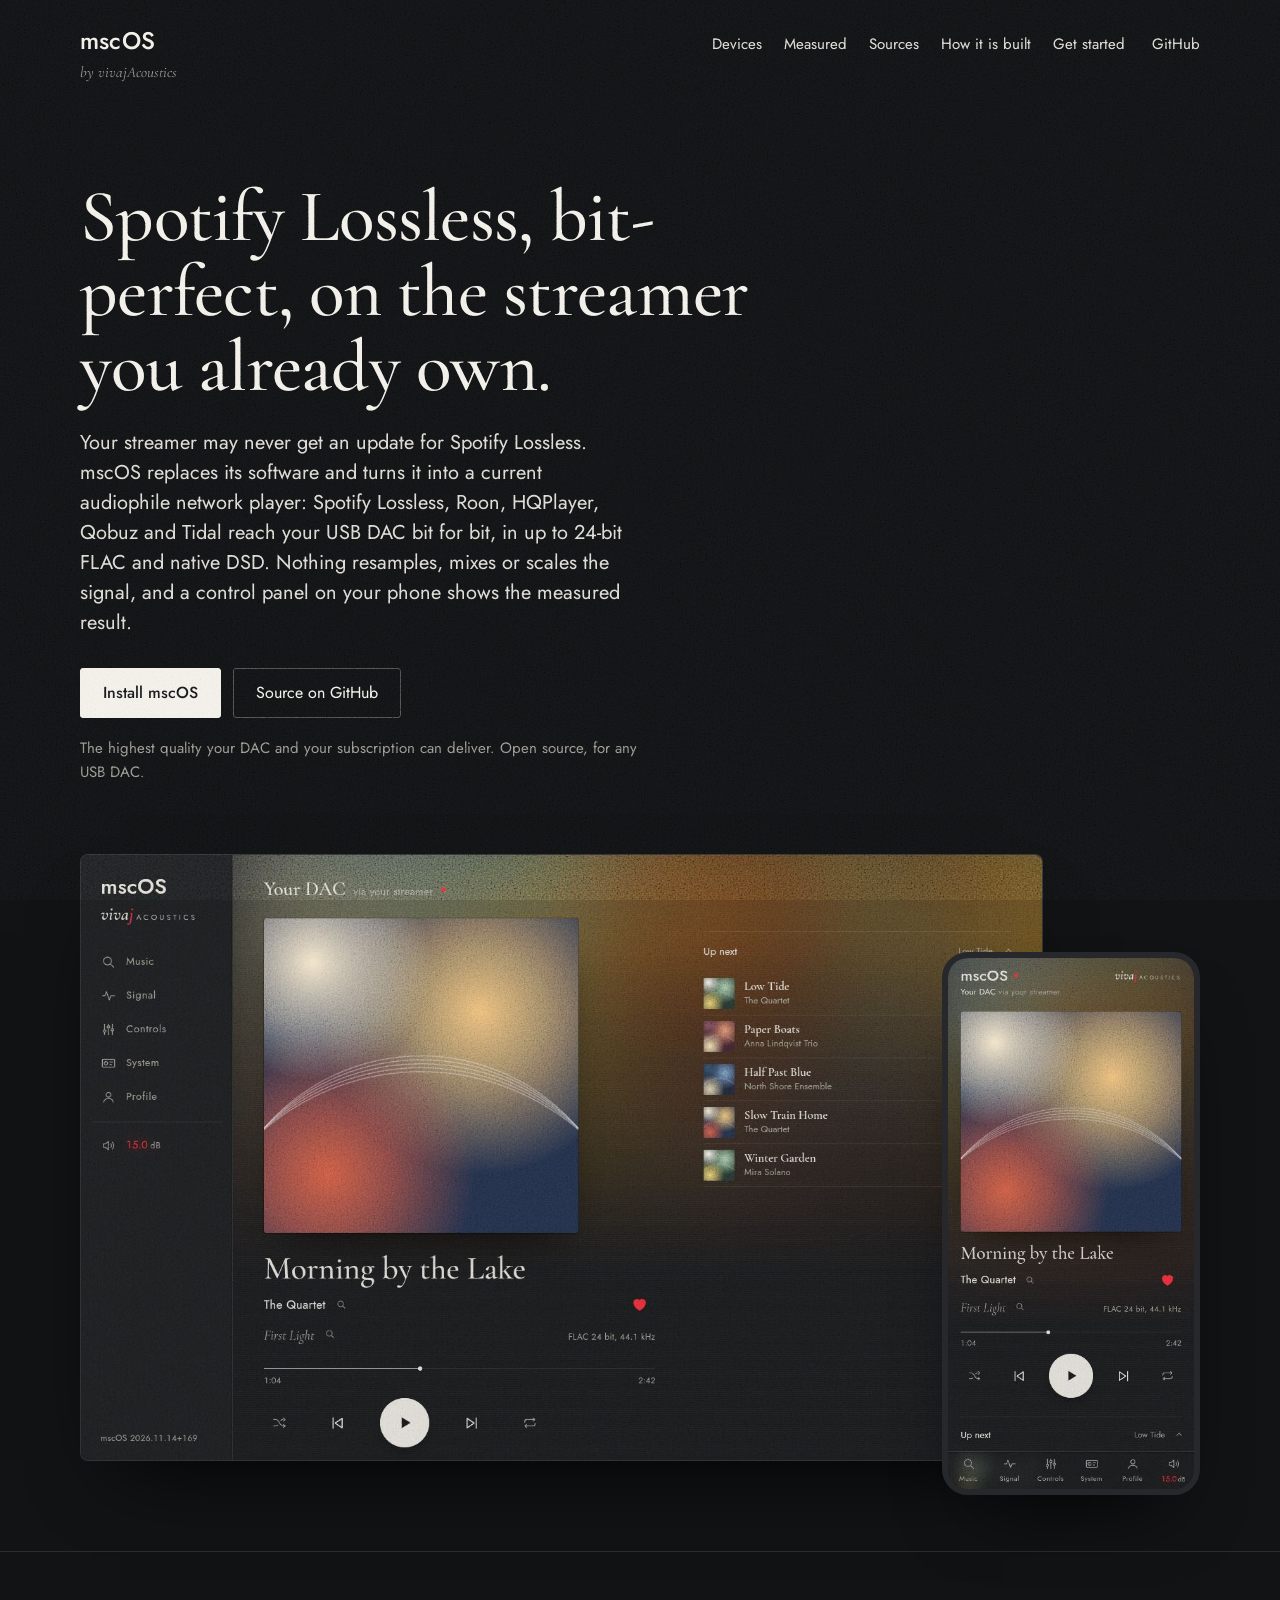
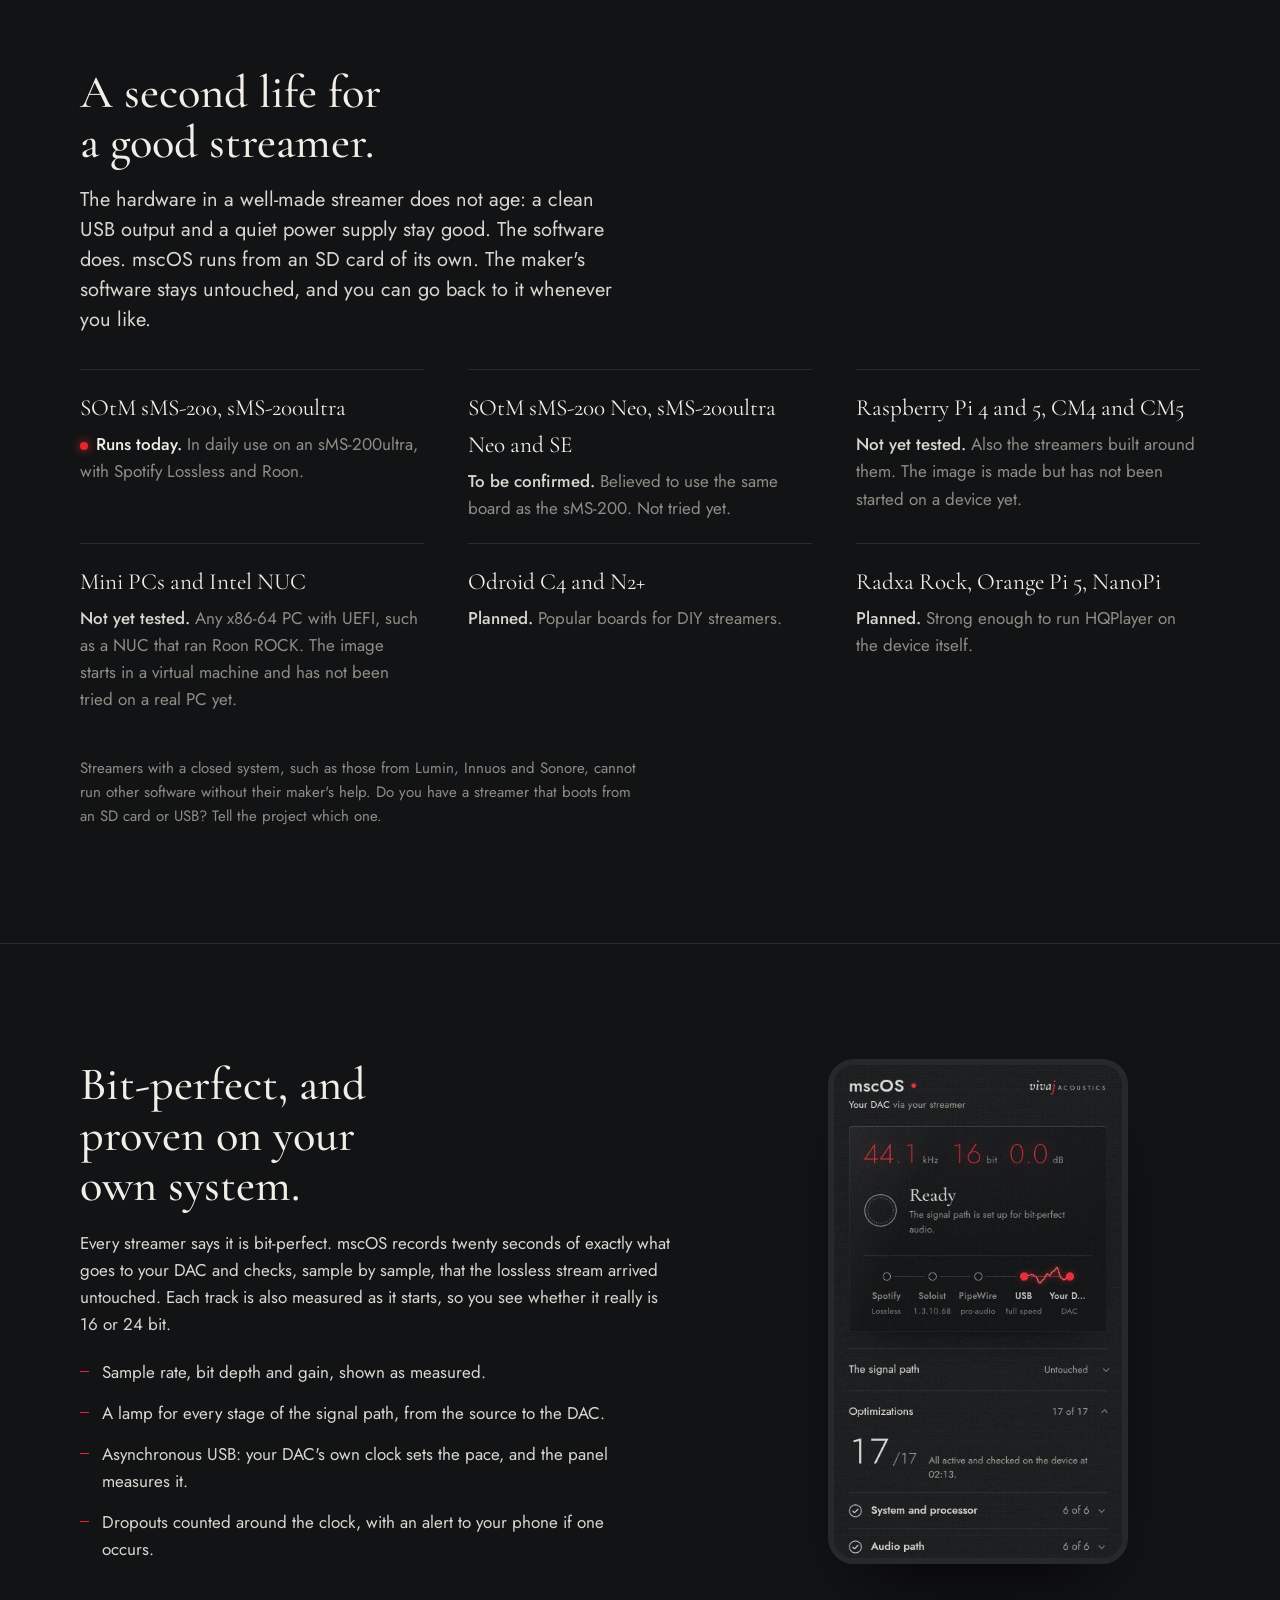
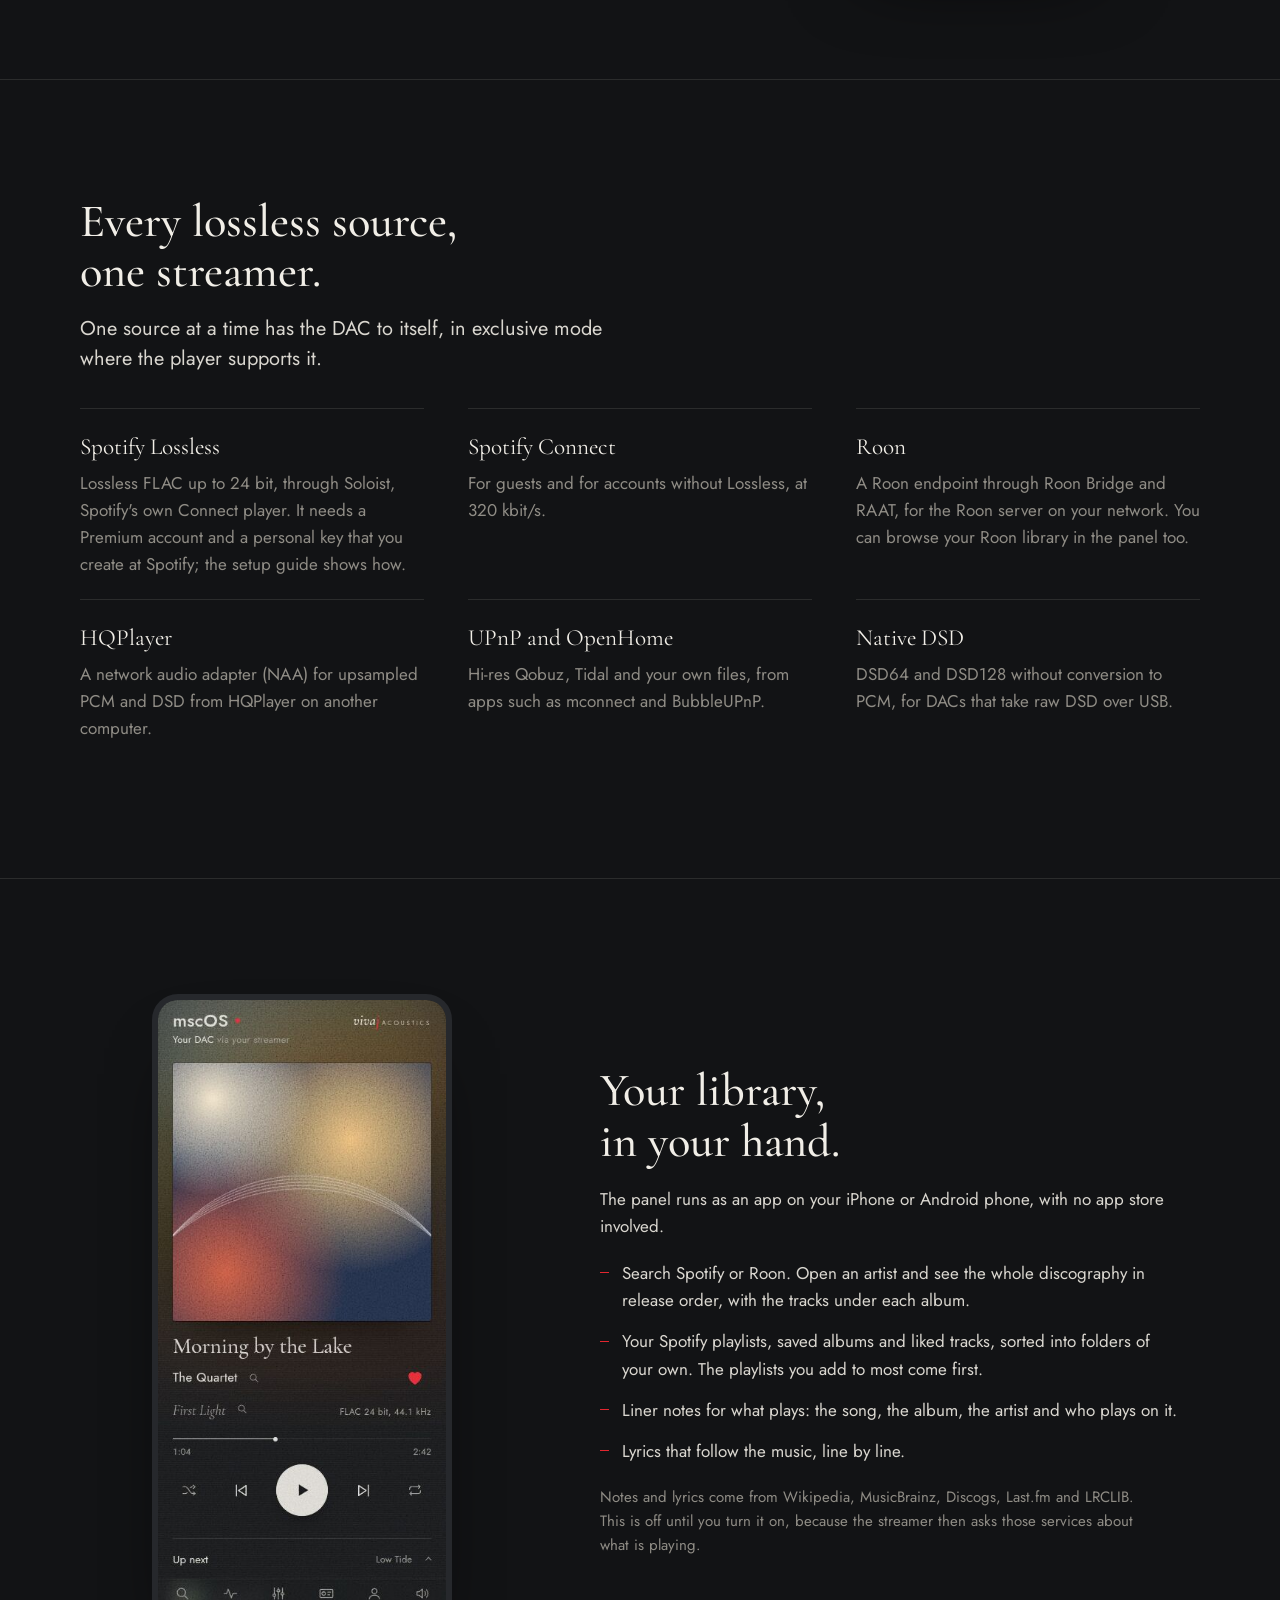
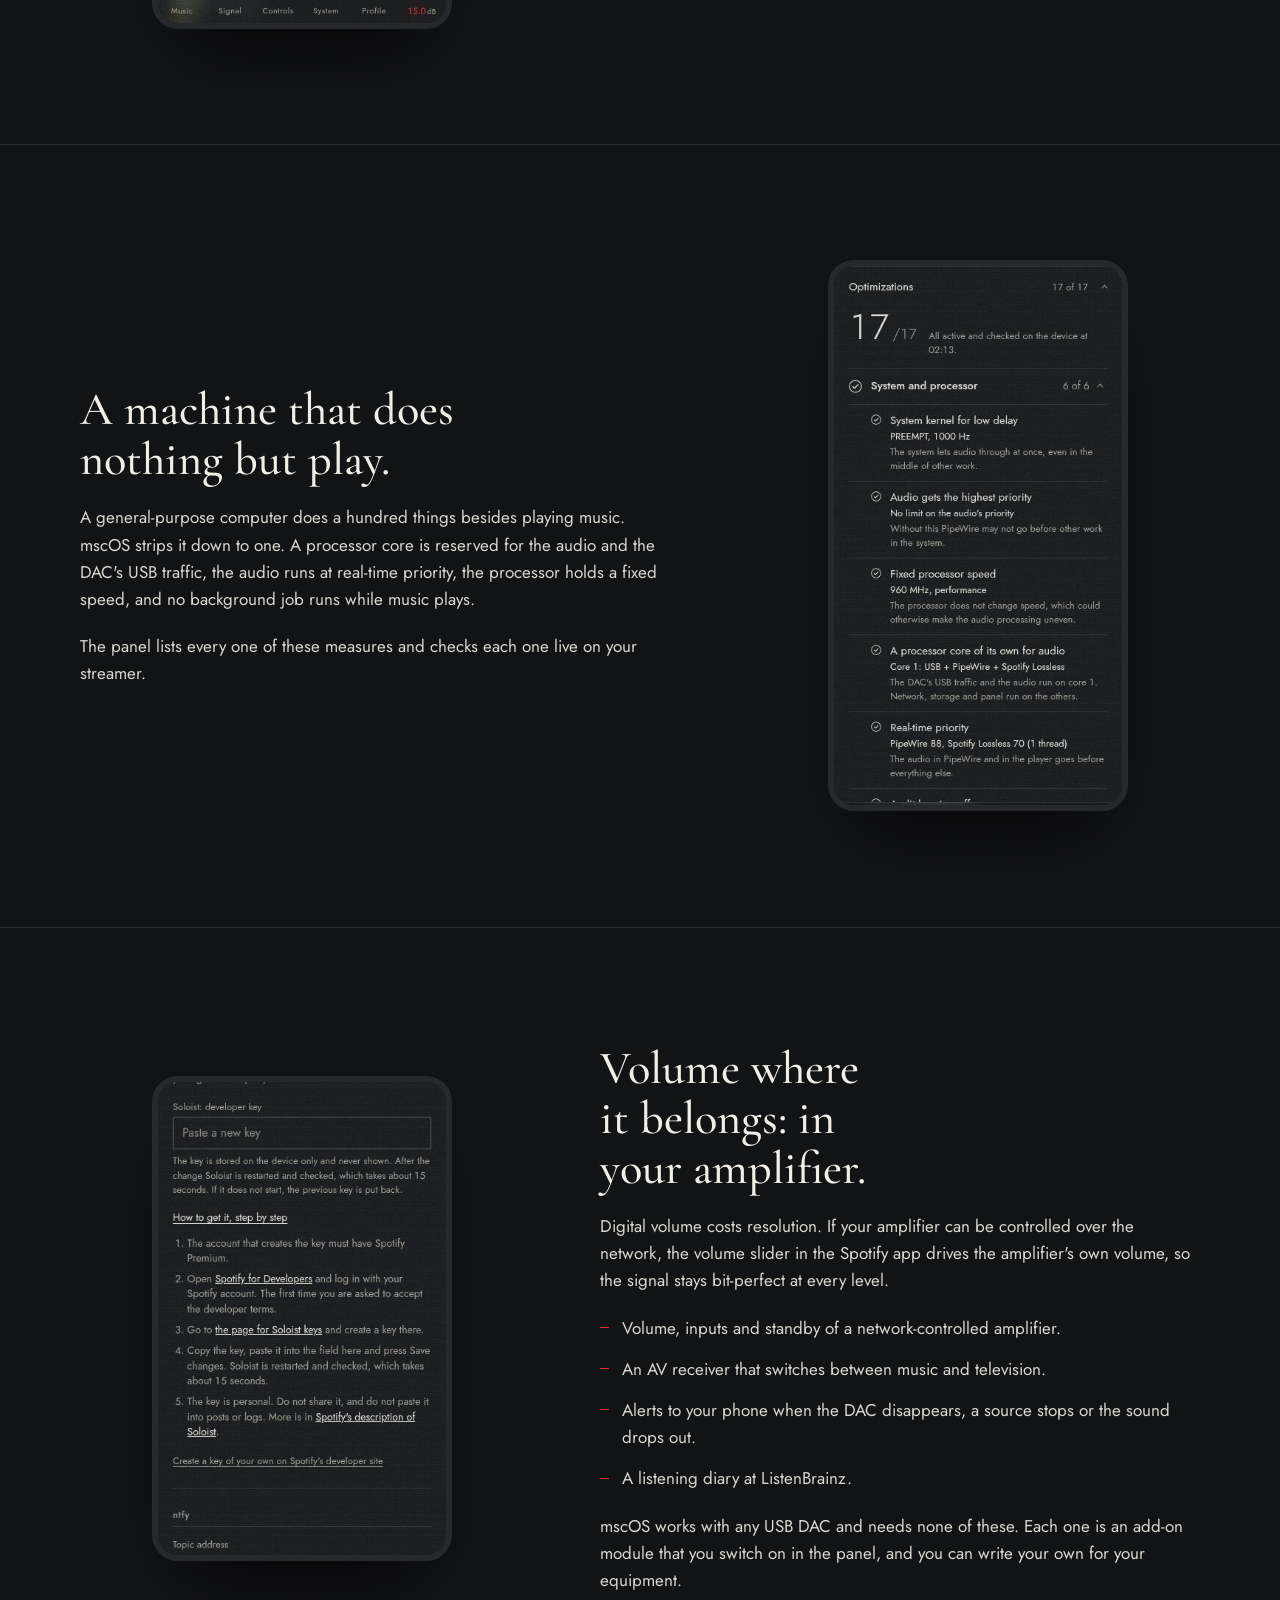
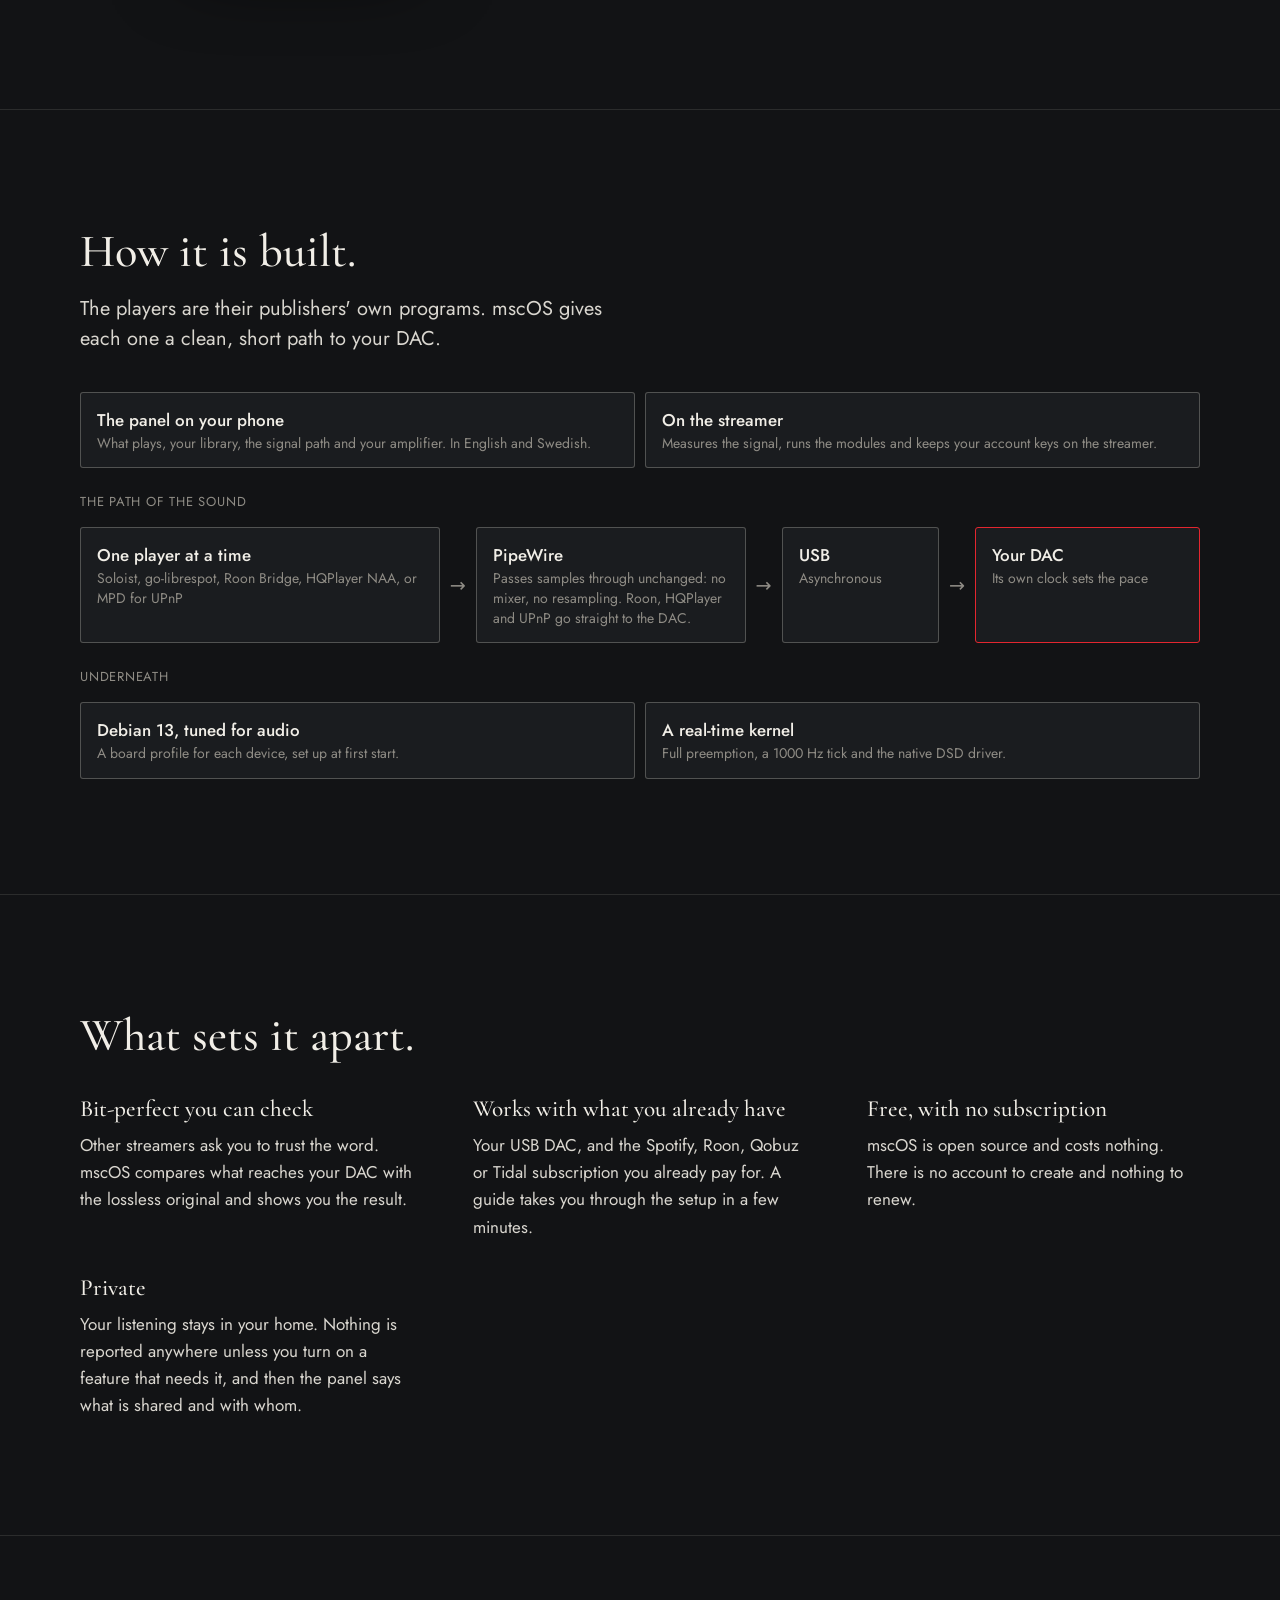
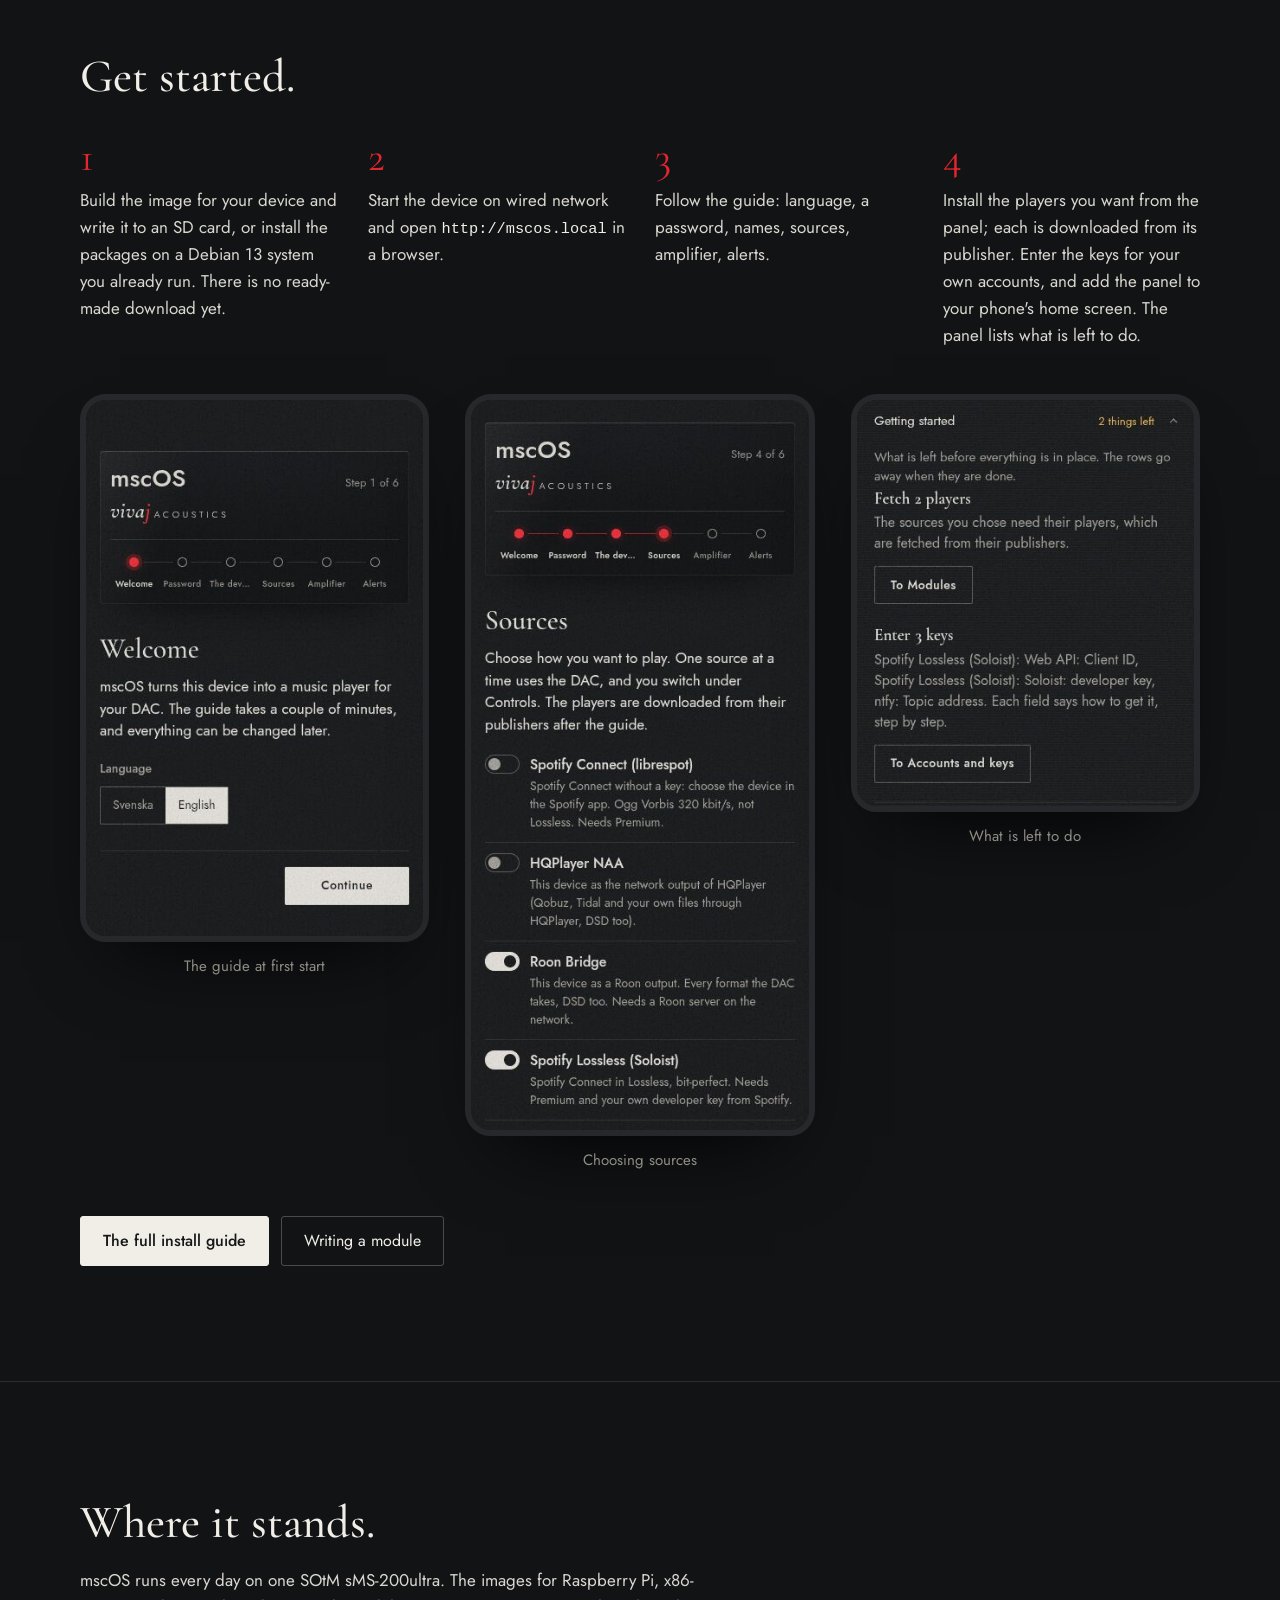
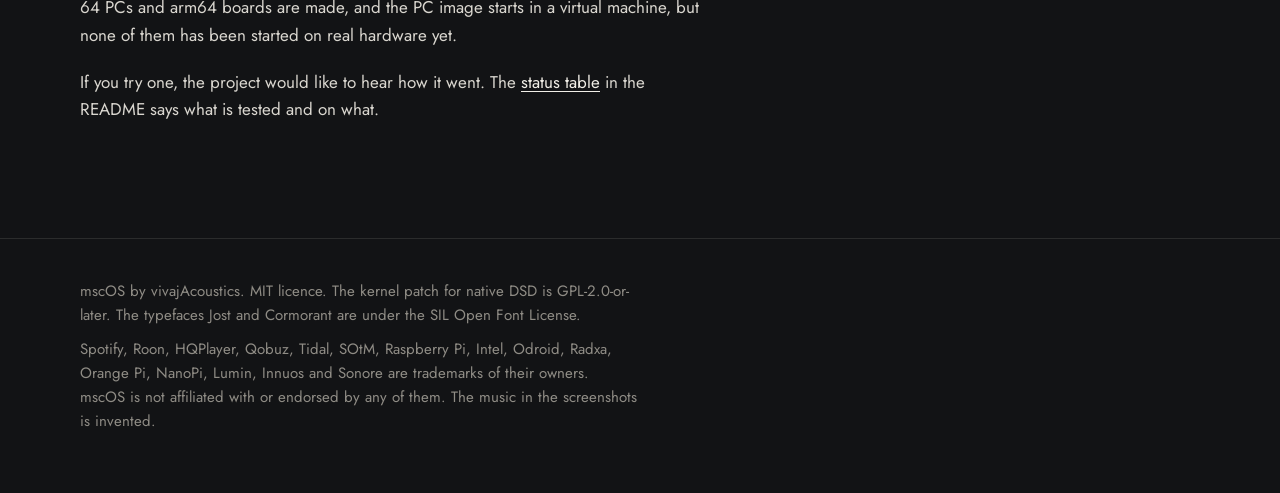
<file: site/index.html>
<!doctype html>
<html lang="en">
<head>
<meta charset="utf-8">
<meta name="viewport" content="width=device-width, initial-scale=1">
<title>mscOS: Spotify Lossless, bit-perfect, on the streamer you already own</title>
<meta name="description" content="mscOS turns a small computer into an audiophile network streamer: bit-perfect Spotify Lossless, Roon, HQPlayer, Qobuz and Tidal to your USB DAC, in up to 24-bit FLAC and native DSD, measured on your own system.">
<meta name="color-scheme" content="dark">
<link rel="preload" href="fonts/cormorant-wght.woff2" as="font" type="font/woff2" crossorigin>
<link rel="preload" href="fonts/jost-wght.woff2" as="font" type="font/woff2" crossorigin>
<style>
  /* Layout: one column of sections on the panel's own dark faceplate; text on one side and a
     screenshot in a plain frame on the other, changing sides down the page. */
  @font-face { font-family: "Jost"; src: url("fonts/jost-wght.woff2") format("woff2"); font-weight: 100 900; font-display: swap; }
  @font-face { font-family: "Cormorant"; src: url("fonts/cormorant-wght.woff2") format("woff2"); font-weight: 300 700; font-display: swap; }
  @font-face { font-family: "Cormorant"; src: url("fonts/cormorant-wght-italic.woff2") format("woff2"); font-weight: 300 700; font-style: italic; font-display: swap; }
  :root {
    color-scheme: dark;
    --chassis: #121315; --plate: #1a1c1f; --ink: #d9d6cf; --bright: #f1eee7; --engraved: #8f8c85;
    --hair: rgba(207, 204, 196, .13); --line: rgba(207, 204, 196, .3); --red: #e3262f;
    --sans: "Jost", "Futura", "Avenir Next", system-ui, sans-serif;
    --serif: "Cormorant", "Cormorant Garamond", "Garamond", Georgia, serif;
    --wide: 1160px;
  }
  * { box-sizing: border-box; }
  html { scroll-behavior: smooth; }
  body { margin: 0; background: var(--chassis); color: var(--ink); font-family: var(--sans); font-size: 1.0625rem; line-height: 1.6; -webkit-font-smoothing: antialiased; }
  /* the same film grain as the panel, over the whole frame */
  body::before { content: ""; position: fixed; inset: 0; z-index: 50; pointer-events: none; opacity: .3; mix-blend-mode: overlay;
    background-image: url("data:image/svg+xml,%3Csvg xmlns='http://www.w3.org/2000/svg' width='420' height='420'%3E%3Cfilter id='n' x='0' y='0' width='100%25' height='100%25'%3E%3CfeTurbulence type='fractalNoise' baseFrequency='.62' numOctaves='3' seed='7' stitchTiles='stitch'/%3E%3CfeColorMatrix type='saturate' values='0'/%3E%3CfeGaussianBlur stdDeviation='.45'/%3E%3CfeComponentTransfer%3E%3CfeFuncR type='linear' slope='2.2' intercept='-.6'/%3E%3CfeFuncG type='linear' slope='2.2' intercept='-.6'/%3E%3CfeFuncB type='linear' slope='2.2' intercept='-.6'/%3E%3CfeFuncA type='linear' slope='0' intercept='1'/%3E%3C/feComponentTransfer%3E%3C/filter%3E%3Crect width='100%25' height='100%25' filter='url(%23n)'/%3E%3C/svg%3E");
    background-size: 420px 420px; }
  @media (prefers-contrast: more) { body::before { display: none; } }
  a { color: var(--bright); text-decoration-thickness: 1px; text-underline-offset: 3px; }
  a:focus-visible, .btn:focus-visible { outline: 2px solid #8fb2ff; outline-offset: 3px; }
  img { max-width: 100%; height: auto; display: block; }
  .wrap { max-width: var(--wide); margin: 0 auto; padding-inline: max(20px, env(safe-area-inset-left, 0px)) max(20px, env(safe-area-inset-right, 0px)); }

  header.top { display: flex; align-items: baseline; justify-content: space-between; gap: 16px; padding-block: 22px; }
  .mark { font-size: 1.5rem; font-weight: 500; letter-spacing: .01em; color: var(--bright); text-decoration: none; }
  .mark small { display: block; font-family: var(--serif); font-style: italic; font-size: .95rem; font-weight: 400; color: var(--engraved); letter-spacing: 0; }
  nav a { margin-left: 22px; font-size: .9375rem; color: var(--ink); text-decoration: none; }
  nav a:hover { text-decoration: underline; }

  h1, h2, h3 { font-family: var(--serif); font-weight: 500; color: var(--bright); text-wrap: balance; margin: 0; }
  h1 { font-size: clamp(2.5rem, 6.4vw, 4.6rem); line-height: 1.02; letter-spacing: -.01em; max-width: 20ch; }
  h2 { font-size: clamp(1.9rem, 4vw, 2.9rem); line-height: 1.08; max-width: 18ch; }
  h3 { font-size: 1.45rem; line-height: 1.2; }
  p { margin: 0; max-width: 62ch; }
  .lead { font-size: 1.25rem; line-height: 1.5; color: var(--ink); max-width: 46ch; }
  .fine { font-size: .9375rem; color: var(--engraved); }

  .hero { padding-block: clamp(28px, 6vw, 72px) clamp(40px, 7vw, 90px); }
  .hero .lead { margin-top: 24px; }
  .acts { display: flex; flex-wrap: wrap; gap: 12px; margin-top: 30px; }
  .btn { display: inline-flex; align-items: center; min-height: 50px; padding: 0 22px; border: 1px solid var(--line); border-radius: 3px; color: var(--bright); text-decoration: none; font-size: 1rem; }
  .btn.primary { background: var(--bright); color: #17181b; border-color: var(--bright); font-weight: 500; }
  .btn:hover { border-color: var(--bright); }
  .hero .fine { margin-top: 18px; }
  .stage { position: relative; margin-top: clamp(36px, 6vw, 70px); }
  .shot { border: 1px solid var(--hair); border-radius: 8px; overflow: hidden; background: var(--plate); box-shadow: 0 40px 80px -40px #000; }
  .shot.phone { border-radius: 26px; border: 6px solid #26282c; max-width: 300px; }
  .stage .shot.wide { width: 86%; }
  .stage .shot.phone { position: absolute; right: 0; bottom: -34px; width: 23%; min-width: 150px; }

  section { padding-block: clamp(56px, 9vw, 120px); border-top: 1px solid var(--hair); }
  .split { display: grid; grid-template-columns: minmax(0, 1.15fr) minmax(0, .85fr); gap: clamp(30px, 6vw, 90px); align-items: center; }
  .split.flip { grid-template-columns: minmax(0, .85fr) minmax(0, 1.15fr); }
  .split .shot.phone { margin-inline: auto; }
  .copy { display: grid; gap: 20px; }
  .copy ul { margin: 0; padding: 0; list-style: none; display: grid; gap: 14px; max-width: 58ch; }
  .copy li { padding-left: 22px; position: relative; }
  .copy li::before { content: ""; position: absolute; left: 0; top: .72em; width: 9px; height: 1px; background: var(--red); }

  .sources { margin: 34px 0 0; display: grid; grid-template-columns: repeat(auto-fit, minmax(min(100%, 300px), 1fr)); gap: 0 44px; }
  .sources div { padding: 20px 0; border-top: 1px solid var(--hair); }
  .sources dt { font-family: var(--serif); font-size: 1.45rem; color: var(--bright); }
  .sources dd { margin: 4px 0 0; color: var(--engraved); }
  .st { font-weight: 500; color: var(--ink); }
  .st.ok { color: var(--bright); }
  .st.ok::before { content: ""; display: inline-block; width: 8px; height: 8px; margin-right: 8px; border-radius: 50%; background: var(--red); box-shadow: 0 0 10px var(--red); vertical-align: middle; }

  /* how it is built: the path of the sound left to right, the panel above it, the system under it */
  .built { margin-top: 38px; display: grid; gap: 14px; }
  .row { display: grid; gap: 10px; align-items: stretch; }
  .row.path { grid-template-columns: 1.6fr auto 1.2fr auto .7fr auto 1fr; }
  .box { border: 1px solid var(--line); border-radius: 3px; padding: 14px 16px; background: var(--plate); min-width: 0; }
  .box b { display: block; font-weight: 500; color: var(--bright); }
  .box span { display: block; font-size: .875rem; color: var(--engraved); line-height: 1.4; }
  .box.lit { border-color: var(--red); }
  .arrow { align-self: center; color: var(--engraved); font-size: 1.2rem; }
  .row.two { grid-template-columns: 1fr 1fr; }
  .cap { font-size: .8125rem; letter-spacing: .06em; text-transform: uppercase; color: var(--engraved); margin-top: 10px; }

  .apart { margin-top: 36px; display: grid; grid-template-columns: repeat(auto-fit, minmax(min(100%, 320px), 1fr)); gap: 34px 60px; }
  .apart p { margin-top: 8px; color: var(--ink); }

  .steps { margin: 36px 0 0; padding: 0; list-style: none; counter-reset: s; display: grid; grid-template-columns: repeat(auto-fit, minmax(min(100%, 240px), 1fr)); gap: 30px; }
  .steps li { counter-increment: s; }
  .steps li::before { content: counter(s); display: block; font-family: var(--serif); font-size: 2.6rem; line-height: 1; color: var(--red); margin-bottom: 8px; }
  .steps code, p code { font-family: ui-monospace, "SF Mono", Menlo, monospace; font-size: .9em; color: var(--bright); }
  .phones { margin-top: 44px; display: grid; grid-template-columns: repeat(3, minmax(0, 1fr)); gap: clamp(14px, 3vw, 36px); align-items: start; }
  .phones figure { margin: 0; }
  .phones figcaption { margin-top: 12px; font-size: .9375rem; color: var(--engraved); text-align: center; }
  .phones .shot.phone { max-width: 100%; margin-inline: auto; }

  footer { border-top: 1px solid var(--hair); padding-block: 40px 60px; color: var(--engraved); font-size: .9375rem; }
  footer p + p { margin-top: 10px; }

  @media (max-width: 820px) {
    nav a:not(.keep) { display: none; }
    .split, .split.flip { grid-template-columns: minmax(0, 1fr); }
    .split.flip > :first-child { order: 2; }
    .stage .shot.wide { width: 100%; }
    .stage .shot.phone { position: static; width: 58%; margin: 20px auto 0; }
    .row.path { grid-template-columns: minmax(0, 1fr); }
    .arrow { justify-self: center; transform: rotate(90deg); }
    .row.two { grid-template-columns: minmax(0, 1fr); }
    .phones { grid-template-columns: minmax(0, 1fr); max-width: 300px; margin-inline: auto; }
  }
  @media (prefers-reduced-motion: reduce) { html { scroll-behavior: auto; } }
</style>
</head>
<body>

<div class="wrap">
  <header class="top">
    <a class="mark" href="#top">mscOS <small>by vivajAcoustics</small></a>
    <nav>
      <a href="#devices">Devices</a><a href="#measures">Measured</a><a href="#sources">Sources</a><a href="#built">How it is built</a><a href="#start">Get started</a>
      <a class="keep" href="https://github.com/mescon/mscOS">GitHub</a>
    </nav>
  </header>
</div>

<main id="top">
  <div class="wrap hero">
    <h1>Spotify Lossless, bit-perfect, on the streamer you already own.</h1>
    <p class="lead">Your streamer may never get an update for Spotify Lossless. mscOS replaces its software and turns it into a current audiophile network player: Spotify Lossless, Roon, HQPlayer, Qobuz and Tidal reach your USB DAC bit for bit, in up to 24-bit FLAC and native DSD. Nothing resamples, mixes or scales the signal, and a control panel on your phone shows the measured result.</p>
    <div class="acts">
      <a class="btn primary" href="https://github.com/mescon/mscOS/blob/main/docs/INSTALL.md">Install mscOS</a>
      <a class="btn" href="https://github.com/mescon/mscOS">Source on GitHub</a>
    </div>
    <p class="fine">The highest quality your DAC and your subscription can deliver. Open source, for any USB DAC.</p>
    <div class="stage">
      <div class="shot wide"><img src="img/listen-desktop.jpg" width="1366" height="860" alt="The Listen view on a computer: the sleeve, the track with a heart beside it, the measured format FLAC 24 bit 44.1 kHz, the transport and what plays next."></div>
      <div class="shot phone"><img src="img/listen-phone.jpg" width="390" height="844" alt="The same Listen view on a phone."></div>
    </div>
  </div>

  <section id="devices">
    <div class="wrap">
      <h2>A second life for a good streamer.</h2>
      <p class="lead" style="margin-top:18px">The hardware in a well-made streamer does not age: a clean USB output and a quiet power supply stay good. The software does. mscOS runs from an SD card of its own. The maker's software stays untouched, and you can go back to it whenever you like.</p>
      <dl class="sources devices">
        <div><dt>SOtM sMS-200, sMS-200ultra</dt><dd><b class="st ok">Runs today.</b> In daily use on an sMS-200ultra, with Spotify Lossless and Roon.</dd></div>
        <div><dt>SOtM sMS-200 Neo, sMS-200ultra Neo and SE</dt><dd><b class="st">To be confirmed.</b> Believed to use the same board as the sMS-200. Not tried yet.</dd></div>
        <div><dt>Raspberry Pi 4 and 5, CM4 and CM5</dt><dd><b class="st">Not yet tested.</b> Also the streamers built around them. The image is made but has not been started on a device yet.</dd></div>
        <div><dt>Mini PCs and Intel NUC</dt><dd><b class="st">Not yet tested.</b> Any x86-64 PC with UEFI, such as a NUC that ran Roon ROCK. The image starts in a virtual machine and has not been tried on a real PC yet.</dd></div>
        <div><dt>Odroid C4 and N2+</dt><dd><b class="st">Planned.</b> Popular boards for DIY streamers.</dd></div>
        <div><dt>Radxa Rock, Orange Pi 5, NanoPi</dt><dd><b class="st">Planned.</b> Strong enough to run HQPlayer on the device itself.</dd></div>
      </dl>
      <p class="fine" style="margin-top:22px">Streamers with a closed system, such as those from Lumin, Innuos and Sonore, cannot run other software without their maker's help. Do you have a streamer that boots from an SD card or USB? Tell the project which one.</p>
    </div>
  </section>

  <section id="measures">
    <div class="wrap split">
      <div class="copy">
        <h2>Bit-perfect, and proven on your own system.</h2>
        <p>Every streamer says it is bit-perfect. mscOS records twenty seconds of exactly what goes to your DAC and checks, sample by sample, that the lossless stream arrived untouched. Each track is also measured as it starts, so you see whether it really is 16 or 24 bit.</p>
        <ul>
          <li>Sample rate, bit depth and gain, shown as measured.</li>
          <li>A lamp for every stage of the signal path, from the source to the DAC.</li>
          <li>Asynchronous USB: your DAC's own clock sets the pace, and the panel measures it.</li>
          <li>Dropouts counted around the clock, with an alert to your phone if one occurs.</li>
        </ul>
      </div>
      <div class="shot phone"><img src="img/signal-phone.jpg" width="390" height="668" loading="lazy" alt="The Signal view: 44.1 kHz, 16 bit, 0.0 dB, a chain of lamps from Spotify through Soloist, PipeWire and USB to the DAC, and rows for the signal path, optimizations, verification and the clock."></div>
    </div>
  </section>

  <section id="sources">
    <div class="wrap">
      <h2>Every lossless source, one streamer.</h2>
      <p class="lead" style="margin-top:18px">One source at a time has the DAC to itself, in exclusive mode where the player supports it.</p>
      <dl class="sources">
        <div><dt>Spotify Lossless</dt><dd>Lossless FLAC up to 24 bit, through Soloist, Spotify's own Connect player. It needs a Premium account and a personal key that you create at Spotify; the setup guide shows how.</dd></div>
        <div><dt>Spotify Connect</dt><dd>For guests and for accounts without Lossless, at 320 kbit/s.</dd></div>
        <div><dt>Roon</dt><dd>A Roon endpoint through Roon Bridge and RAAT, for the Roon server on your network. You can browse your Roon library in the panel too.</dd></div>
        <div><dt>HQPlayer</dt><dd>A network audio adapter (NAA) for upsampled PCM and DSD from HQPlayer on another computer.</dd></div>
        <div><dt>UPnP and OpenHome</dt><dd>Hi-res Qobuz, Tidal and your own files, from apps such as mconnect and BubbleUPnP.</dd></div>
        <div><dt>Native DSD</dt><dd>DSD64 and DSD128 without conversion to PCM, for DACs that take raw DSD over USB.</dd></div>
      </dl>
    </div>
  </section>

  <section id="music">
    <div class="wrap split flip">
      <div class="shot phone"><img src="img/listen-phone.jpg" width="390" height="844" loading="lazy" alt="The Listen view on a phone: the sleeve, the track, artist and album, a heart, the progress and the transport, with the panel's five views along the bottom."></div>
      <div class="copy">
        <h2>Your library, in your hand.</h2>
        <p>The panel runs as an app on your iPhone or Android phone, with no app store involved.</p>
        <ul>
          <li>Search Spotify or Roon. Open an artist and see the whole discography in release order, with the tracks under each album.</li>
          <li>Your Spotify playlists, saved albums and liked tracks, sorted into folders of your own. The playlists you add to most come first.</li>
          <li>Liner notes for what plays: the song, the album, the artist and who plays on it.</li>
          <li>Lyrics that follow the music, line by line.</li>
        </ul>
        <p class="fine">Notes and lyrics come from Wikipedia, MusicBrainz, Discogs, Last.fm and LRCLIB. This is off until you turn it on, because the streamer then asks those services about what is playing.</p>
      </div>
    </div>
  </section>

  <section id="quiet">
    <div class="wrap split">
      <div class="copy">
        <h2>A machine that does nothing but play.</h2>
        <p>A general-purpose computer does a hundred things besides playing music. mscOS strips it down to one. A processor core is reserved for the audio and the DAC's USB traffic, the audio runs at real-time priority, the processor holds a fixed speed, and no background job runs while music plays.</p>
        <p>The panel lists every one of these measures and checks each one live on your streamer.</p>
      </div>
      <div class="shot phone"><img src="img/quiet-phone.jpg" width="390" height="730" loading="lazy" alt="The list of optimizations: 17 of 17 active, with rows such as audio gets the highest priority, fixed processor speed and a processor core of its own for audio."></div>
    </div>
  </section>

  <section id="modules">
    <div class="wrap split flip">
      <div class="shot phone"><img src="img/keys-phone.jpg" width="390" height="640" loading="lazy" alt="A key field in the panel with its guide open: five numbered steps for getting a Soloist developer key, with links to Spotify's pages."></div>
      <div class="copy">
        <h2>Volume where it belongs: in your amplifier.</h2>
        <p>Digital volume costs resolution. If your amplifier can be controlled over the network, the volume slider in the Spotify app drives the amplifier's own volume, so the signal stays bit-perfect at every level.</p>
        <ul>
          <li>Volume, inputs and standby of a network-controlled amplifier.</li>
          <li>An AV receiver that switches between music and television.</li>
          <li>Alerts to your phone when the DAC disappears, a source stops or the sound drops out.</li>
          <li>A listening diary at ListenBrainz.</li>
        </ul>
        <p>mscOS works with any USB DAC and needs none of these. Each one is an add-on module that you switch on in the panel, and you can write your own for your equipment.</p>
      </div>
    </div>
  </section>

  <section id="built">
    <div class="wrap">
      <h2>How it is built.</h2>
      <p class="lead" style="margin-top:18px">The players are their publishers' own programs. mscOS gives each one a clean, short path to your DAC.</p>
      <div class="built" role="img" aria-label="Diagram. The panel on your phone talks to the panel on the device, which runs the modules. A player (Soloist, go-librespot, Roon Bridge, NAA or MPD) sends sound through PipeWire, or straight past it, over USB to your DAC. Underneath is Debian 13 with the mscOS packages.">
        <div class="row two">
          <div class="box"><b>The panel on your phone</b><span>What plays, your library, the signal path and your amplifier. In English and Swedish.</span></div>
          <div class="box"><b>On the streamer</b><span>Measures the signal, runs the modules and keeps your account keys on the streamer.</span></div>
        </div>
        <p class="cap">The path of the sound</p>
        <div class="row path">
          <div class="box"><b>One player at a time</b><span>Soloist, go-librespot, Roon Bridge, HQPlayer NAA, or MPD for UPnP</span></div>
          <div class="arrow" aria-hidden="true">→</div>
          <div class="box"><b>PipeWire</b><span>Passes samples through unchanged: no mixer, no resampling. Roon, HQPlayer and UPnP go straight to the DAC.</span></div>
          <div class="arrow" aria-hidden="true">→</div>
          <div class="box"><b>USB</b><span>Asynchronous</span></div>
          <div class="arrow" aria-hidden="true">→</div>
          <div class="box lit"><b>Your DAC</b><span>Its own clock sets the pace</span></div>
        </div>
        <p class="cap">Underneath</p>
        <div class="row two">
          <div class="box"><b>Debian 13, tuned for audio</b><span>A board profile for each device, set up at first start.</span></div>
          <div class="box"><b>A real-time kernel</b><span>Full preemption, a 1000 Hz tick and the native DSD driver.</span></div>
        </div>
      </div>
    </div>
  </section>

  <section id="apart">
    <div class="wrap">
      <h2>What sets it apart.</h2>
      <div class="apart">
        <div><h3>Bit-perfect you can check</h3><p>Other streamers ask you to trust the word. mscOS compares what reaches your DAC with the lossless original and shows you the result.</p></div>
        <div><h3>Works with what you already have</h3><p>Your USB DAC, and the Spotify, Roon, Qobuz or Tidal subscription you already pay for. A guide takes you through the setup in a few minutes.</p></div>
        <div><h3>Free, with no subscription</h3><p>mscOS is open source and costs nothing. There is no account to create and nothing to renew.</p></div>
        <div><h3>Private</h3><p>Your listening stays in your home. Nothing is reported anywhere unless you turn on a feature that needs it, and then the panel says what is shared and with whom.</p></div>
      </div>
    </div>
  </section>

  <section id="start">
    <div class="wrap">
      <h2>Get started.</h2>
      <ol class="steps">
        <li><p>Build the image for your device and write it to an SD card, or install the packages on a Debian 13 system you already run. There is no ready-made download yet.</p></li>
        <li><p>Start the device on wired network and open <code>http://mscos.local</code> in a browser.</p></li>
        <li><p>Follow the guide: language, a password, names, sources, amplifier, alerts.</p></li>
        <li><p>Install the players you want from the panel; each is downloaded from its publisher. Enter the keys for your own accounts, and add the panel to your phone's home screen. The panel lists what is left to do.</p></li>
      </ol>
      <div class="phones">
        <figure><div class="shot phone"><img src="img/guide-phone.jpg" width="390" height="620" loading="lazy" alt="The first step of the guide: Welcome, with a choice of Swedish or English."></div><figcaption>The guide at first start</figcaption></figure>
        <figure><div class="shot phone"><img src="img/sources-phone.jpg" width="390" height="844" loading="lazy" alt="The guide's step for choosing sources, with Spotify Lossless and Roon turned on."></div><figcaption>Choosing sources</figcaption></figure>
        <figure><div class="shot phone"><img src="img/start-phone.jpg" width="390" height="470" loading="lazy" alt="The list of what is left to do after the guide."></div><figcaption>What is left to do</figcaption></figure>
      </div>
      <div class="acts" style="margin-top:44px">
        <a class="btn primary" href="https://github.com/mescon/mscOS/blob/main/docs/INSTALL.md">The full install guide</a>
        <a class="btn" href="https://github.com/mescon/mscOS/blob/main/docs/MODULES.md">Writing a module</a>
      </div>
    </div>
  </section>

  <section id="status">
    <div class="wrap copy">
      <h2>Where it stands.</h2>
      <p>mscOS runs every day on one SOtM sMS-200ultra. The images for Raspberry Pi, x86-64 PCs and arm64 boards are made, and the PC image starts in a virtual machine, but none of them has been started on real hardware yet.</p>
      <p>If you try one, the project would like to hear how it went. The <a href="https://github.com/mescon/mscOS#status">status table</a> in the README says what is tested and on what.</p>
    </div>
  </section>
</main>

<footer>
  <div class="wrap">
    <p>mscOS by vivajAcoustics. MIT licence. The kernel patch for native DSD is GPL-2.0-or-later. The typefaces Jost and Cormorant are under the SIL Open Font License.</p>
    <p>Spotify, Roon, HQPlayer, Qobuz, Tidal, SOtM, Raspberry Pi, Intel, Odroid, Radxa, Orange Pi, NanoPi, Lumin, Innuos and Sonore are trademarks of their owners. mscOS is not affiliated with or endorsed by any of them. The music in the screenshots is invented.</p>
  </div>
</footer>
</body>
</html>
</file>
